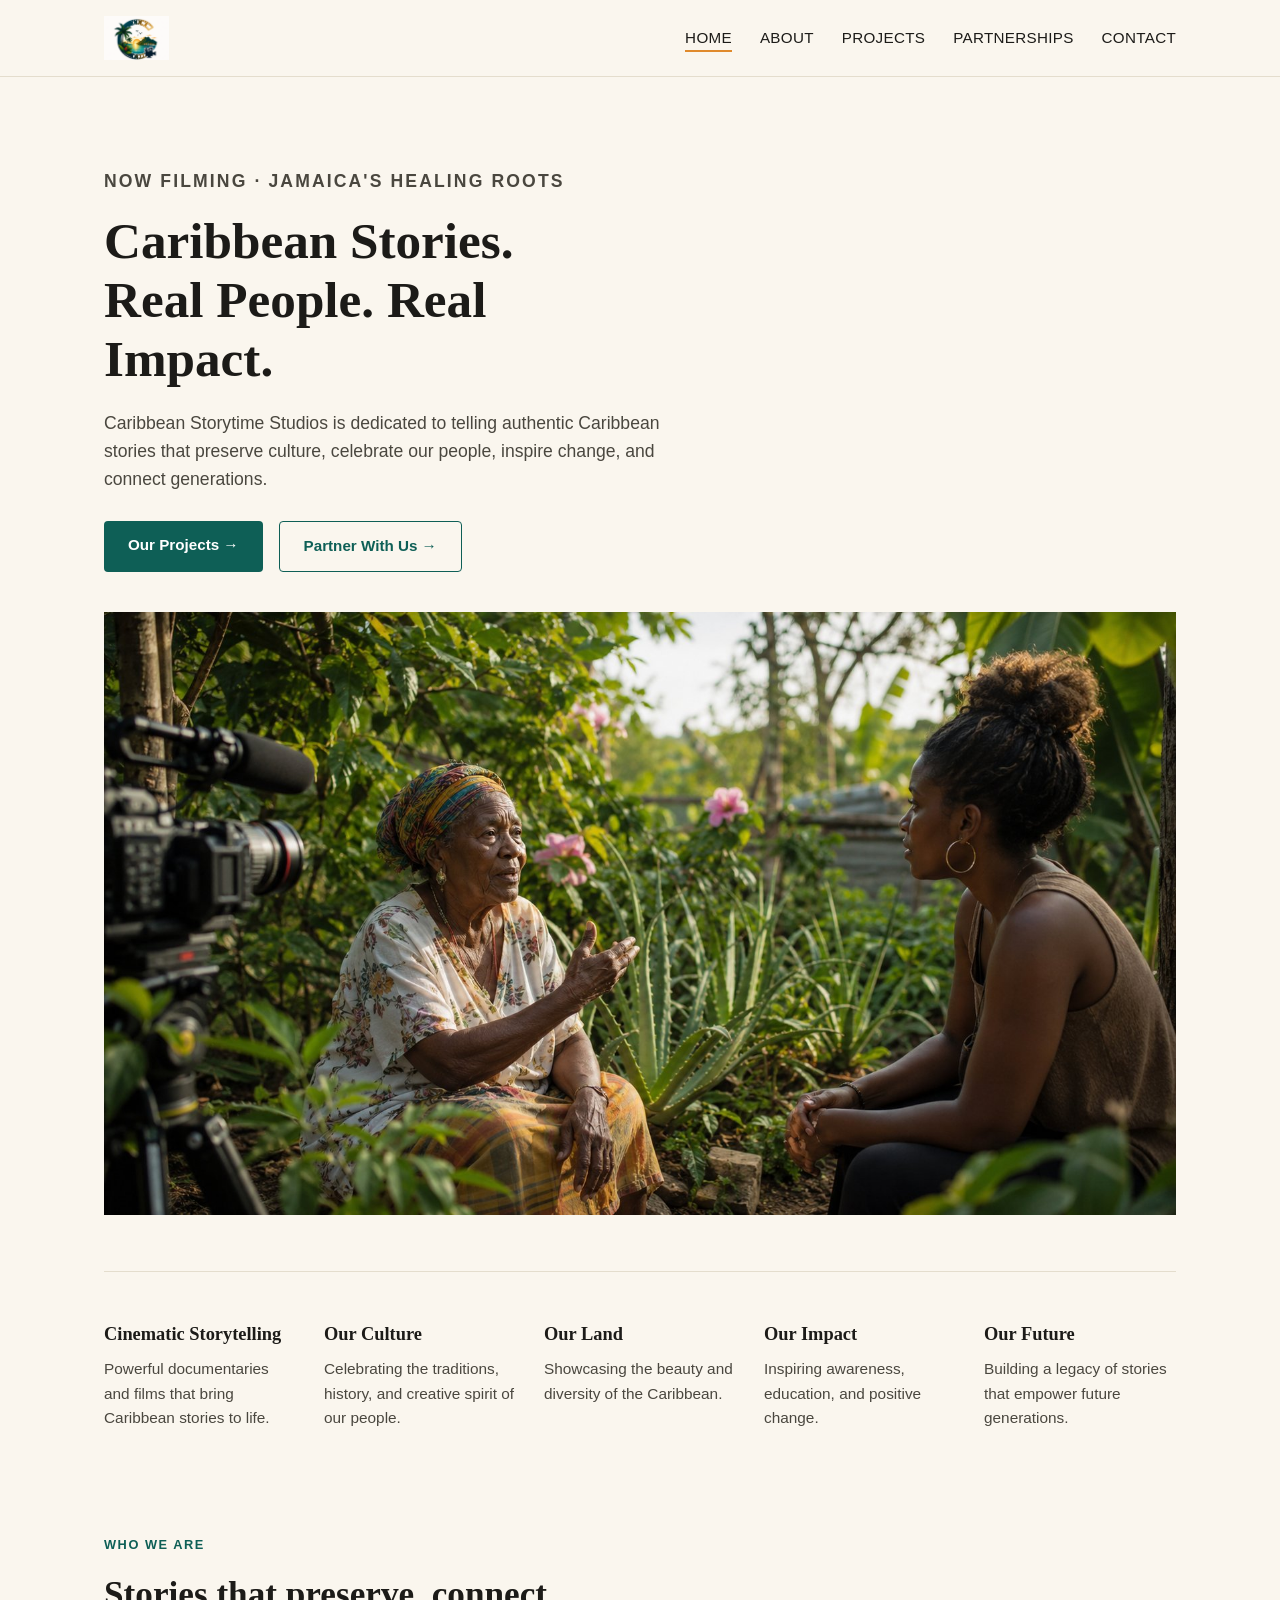
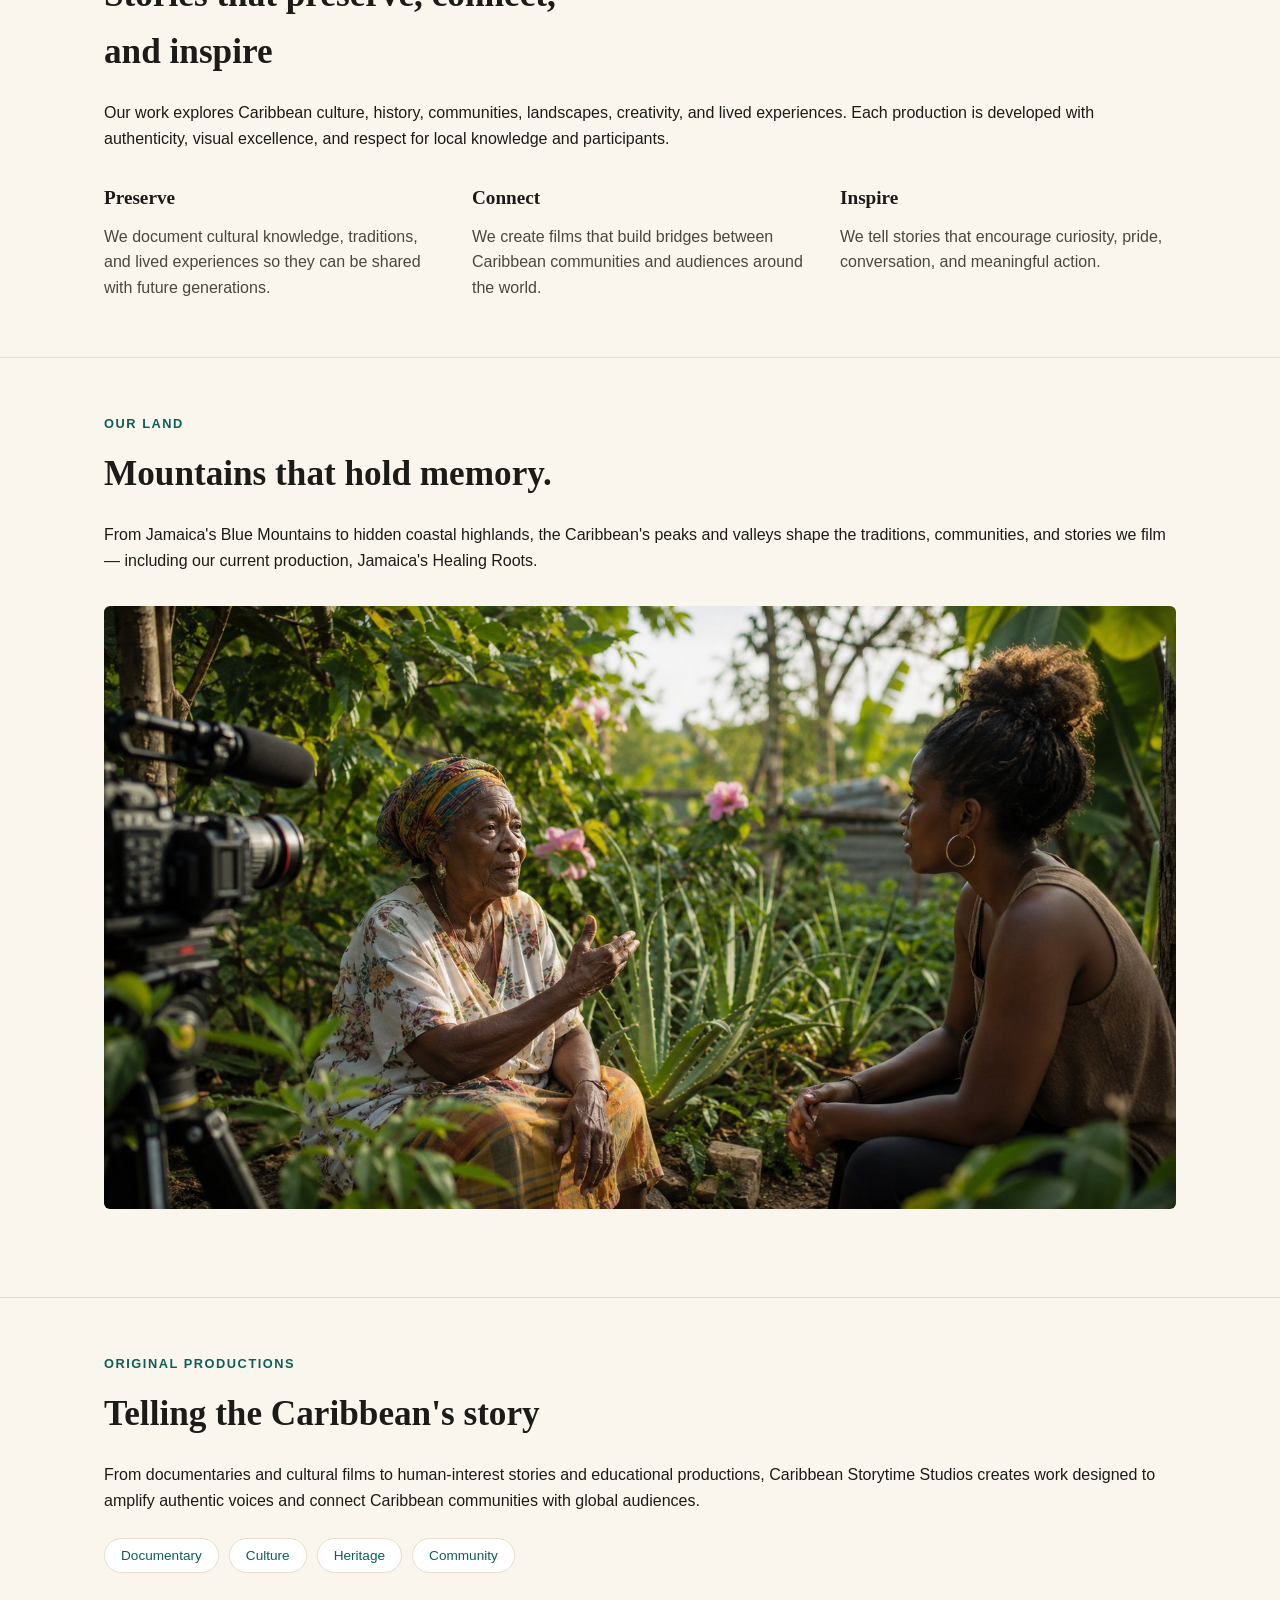
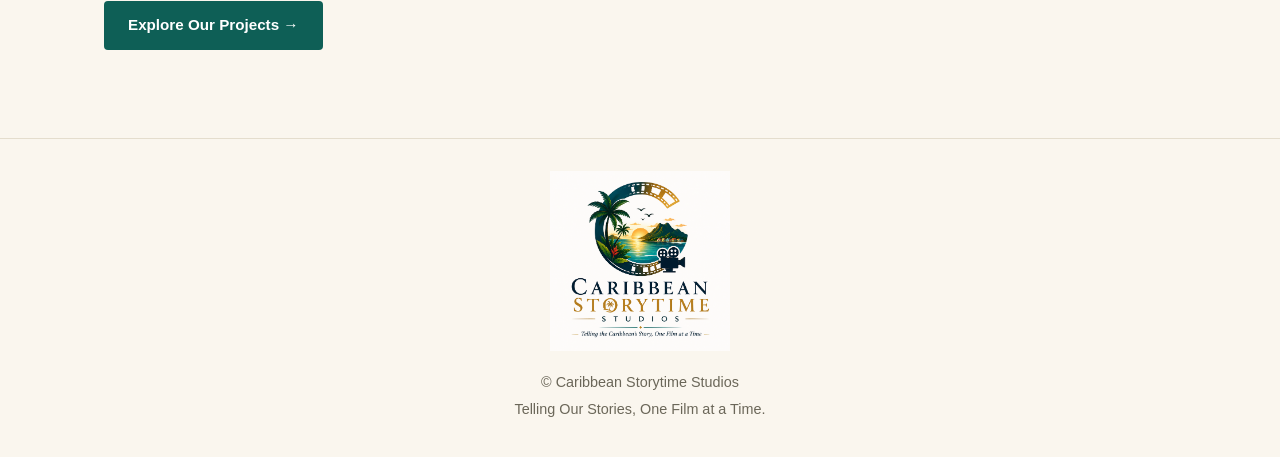
<file: index.html>
<!DOCTYPE html>
<html lang="en">
<head>
<meta charset="UTF-8">
<meta name="viewport" content="width=device-width, initial-scale=1">
<title>Caribbean Storytime Studios</title>
<meta name="description" content="Caribbean Storytime Studios creates cinematic documentaries and films rooted in Caribbean culture, heritage, people, and place.">
<meta property="og:title" content="Caribbean Storytime Studios">
<meta property="og:description" content="Authentic Caribbean stories that preserve culture, celebrate our people, inspire change, and connect generations.">
<meta property="og:image" content="voices-islands.jpg">
<meta property="og:type" content="website">
<link rel="stylesheet" href="styles.css">
</head>
<body>

<header class="site-header">
  <div class="wrap">
    <a class="logo" href="index.html"><img src="logo-mark.png" alt="Caribbean Storytime Studios logo"></a>
    <button class="nav-toggle" aria-label="Toggle menu" onclick="document.querySelector('.site-nav').classList.toggle('open')">☰</button>
    <nav class="site-nav">
      <ul>
        <li><a href="index.html" aria-current="page">Home</a></li>
        <li><a href="about.html">About</a></li>
        <li><a href="projects.html">Projects</a></li>
        <li><a href="partnerships.html">Partnerships</a></li>
        <li><a href="contact.html">Contact</a></li>
      </ul>
    </nav>
  </div>
</header>

<section class="hero">
  <div class="wrap">
    <p class="eyebrow">Now Filming · Jamaica's Healing Roots</p>
    <h1>Caribbean Stories. Real People. Real Impact.</h1>
    <p>Caribbean Storytime Studios is dedicated to telling authentic Caribbean stories that preserve culture, celebrate our people, inspire change, and connect generations.</p>
    <div class="button-row">
      <a class="btn btn-primary" href="projects.html">Our Projects →</a>
      <a class="btn btn-secondary" href="partnerships.html">Partner With Us →</a>
    </div>
    <img src="voices-islands.jpg" alt="Sunset over the coastal mountains of Jamaica's north coast" style="margin-top:40px;">
  </div>
</section>

<div class="wrap">
  <div class="feature-grid">
    <div>
      <h3>Cinematic Storytelling</h3>
      <p>Powerful documentaries and films that bring Caribbean stories to life.</p>
    </div>
    <div>
      <h3>Our Culture</h3>
      <p>Celebrating the traditions, history, and creative spirit of our people.</p>
    </div>
    <div>
      <h3>Our Land</h3>
      <p>Showcasing the beauty and diversity of the Caribbean.</p>
    </div>
    <div>
      <h3>Our Impact</h3>
      <p>Inspiring awareness, education, and positive change.</p>
    </div>
    <div>
      <h3>Our Future</h3>
      <p>Building a legacy of stories that empower future generations.</p>
    </div>
  </div>
</div>

<section class="section">
  <div class="wrap">
    <p class="section-label">Who we are</p>
    <h2>Stories that preserve, connect, and inspire</h2>
    <p>Our work explores Caribbean culture, history, communities, landscapes, creativity, and lived experiences. Each production is developed with authenticity, visual excellence, and respect for local knowledge and participants.</p>
    <div class="three-col">
      <div>
        <h3>Preserve</h3>
        <p>We document cultural knowledge, traditions, and lived experiences so they can be shared with future generations.</p>
      </div>
      <div>
        <h3>Connect</h3>
        <p>We create films that build bridges between Caribbean communities and audiences around the world.</p>
      </div>
      <div>
        <h3>Inspire</h3>
        <p>We tell stories that encourage curiosity, pride, conversation, and meaningful action.</p>
      </div>
    </div>
  </div>
</section>

<section class="section">
  <div class="wrap">
    <p class="section-label">Our Land</p>
    <h2>Mountains that hold memory.</h2>
    <p>From Jamaica's Blue Mountains to hidden coastal highlands, the Caribbean's peaks and valleys shape the traditions, communities, and stories we film — including our current production, Jamaica's Healing Roots.</p>
    <img src="voices-islands.jpg" alt="Misty sunrise over Jamaica's Blue Mountains">
  </div>
</section>

<section class="section">
  <div class="wrap">
    <p class="section-label">Original Productions</p>
    <h2>Telling the Caribbean's story</h2>
    <p>From documentaries and cultural films to human-interest stories and educational productions, Caribbean Storytime Studios creates work designed to amplify authentic voices and connect Caribbean communities with global audiences.</p>
    <div class="pill-row">
      <span class="pill">Documentary</span>
      <span class="pill">Culture</span>
      <span class="pill">Heritage</span>
      <span class="pill">Community</span>
    </div>
    <div class="button-row">
      <a class="btn btn-primary" href="projects.html">Explore Our Projects →</a>
    </div>
  </div>
</section>

<footer class="site-footer">
  <div class="wrap">
    <img src="logo.png" alt="Caribbean Storytime Studios" style="max-width:180px;margin:0 auto 20px;">
    <p>© Caribbean Storytime Studios</p>
    <p>Telling Our Stories, One Film at a Time.</p>
  </div>
</footer>

</body>
</html>
</file>
<file: styles.css>
/* Caribbean Storytime Studios — site stylesheet */

:root {
  --color-ink: #1c1b18;
  --color-cream: #faf6ee;
  --color-sea: #0e5f56;
  --color-sun: #e08a2c;
  --color-line: #e4ddcd;
  --font-display: Georgia, 'Times New Roman', serif;
  --font-body: -apple-system, BlinkMacSystemFont, 'Segoe UI', Helvetica, Arial, sans-serif;
  --max-width: 1120px;
}

* {
  box-sizing: border-box;
}

html {
  scroll-behavior: smooth;
}

body {
  margin: 0;
  font-family: var(--font-body);
  color: var(--color-ink);
  background: var(--color-cream);
  line-height: 1.6;
}

img {
  max-width: 100%;
  display: block;
}

a {
  color: inherit;
}

.wrap {
  max-width: var(--max-width);
  margin: 0 auto;
  padding: 0 24px;
}

/* Header */

.site-header {
  border-bottom: 1px solid var(--color-line);
  background: var(--color-cream);
  position: sticky;
  top: 0;
  z-index: 10;
}

.site-header .wrap {
  display: flex;
  align-items: center;
  justify-content: space-between;
  padding-top: 16px;
  padding-bottom: 16px;
}

.logo img {
  height: 44px;
  width: auto;
}

.nav-toggle {
  display: none;
  background: none;
  border: none;
  font-size: 1.5rem;
  cursor: pointer;
}

.site-nav ul {
  list-style: none;
  display: flex;
  gap: 28px;
  margin: 0;
  padding: 0;
}

.site-nav a {
  text-decoration: none;
  font-size: 0.95rem;
  letter-spacing: 0.02em;
  text-transform: uppercase;
  color: var(--color-ink);
  border-bottom: 2px solid transparent;
  padding-bottom: 4px;
  transition: border-color 0.2s ease;
}

.site-nav a:hover,
.site-nav a[aria-current="page"] {
  border-bottom-color: var(--color-sun);
}

@media (max-width: 720px) {
  .nav-toggle {
    display: block;
  }
  .site-nav {
    display: none;
    width: 100%;
  }
  .site-nav.open {
    display: block;
  }
  .site-header .wrap {
    flex-wrap: wrap;
  }
  .site-nav ul {
    flex-direction: column;
    gap: 0;
    padding: 16px 0;
  }
  .site-nav a {
    display: block;
    padding: 10px 0;
    border-bottom: 1px solid var(--color-line);
  }
}

/* Hero */

.hero {
  padding: 72px 0 56px;
}

.eyebrow {
  text-transform: uppercase;
  letter-spacing: 0.12em;
  font-size: 0.82rem;
  color: var(--color-sea);
  font-weight: 600;
}

.hero h1 {
  font-family: var(--font-display);
  font-size: clamp(2rem, 5vw, 3.2rem);
  line-height: 1.15;
  margin: 16px 0 20px;
  max-width: 20ch;
}

.hero p {
  max-width: 60ch;
  font-size: 1.1rem;
  color: #4a473f;
}

.button-row {
  display: flex;
  gap: 16px;
  flex-wrap: wrap;
  margin-top: 28px;
}

.btn {
  display: inline-block;
  text-decoration: none;
  padding: 12px 24px;
  border-radius: 4px;
  font-weight: 600;
  font-size: 0.95rem;
}

.btn-primary {
  background: var(--color-sea);
  color: #fff;
}

.btn-secondary {
  background: transparent;
  color: var(--color-sea);
  border: 1px solid var(--color-sea);
}

.btn-primary:hover {
  background: #0a4b44;
}

.btn-secondary:hover {
  background: rgba(14, 95, 86, 0.08);
}

/* Feature grid */

.feature-grid {
  display: grid;
  grid-template-columns: repeat(auto-fit, minmax(180px, 1fr));
  gap: 28px;
  padding: 48px 0;
  border-top: 1px solid var(--color-line);
}

.feature-grid h3 {
  font-family: var(--font-display);
  font-size: 1.15rem;
  margin: 0 0 8px;
}

.feature-grid p {
  margin: 0;
  color: #4a473f;
  font-size: 0.96rem;
}

/* Section */

.section {
  padding: 56px 0;
}

.section + .section {
  border-top: 1px solid var(--color-line);
}

.section-label {
  text-transform: uppercase;
  letter-spacing: 0.12em;
  font-size: 0.8rem;
  color: var(--color-sea);
  font-weight: 600;
  margin: 0 0 12px;
}

.section h2 {
  font-family: var(--font-display);
  font-size: clamp(1.6rem, 3.5vw, 2.2rem);
  margin: 0 0 20px;
  max-width: 26ch;
}

.section > p {
  max-width: 68ch;
  color: #4a473f;
}

.section img {
  border-radius: 6px;
  margin: 32px 0;
}

.three-col {
  display: grid;
  grid-template-columns: repeat(auto-fit, minmax(220px, 1fr));
  gap: 32px;
  margin-top: 32px;
}

.three-col h3 {
  font-family: var(--font-display);
  font-size: 1.2rem;
  margin: 0 0 10px;
}

.three-col p {
  margin: 0;
  color: #4a473f;
}

.pill-row {
  display: flex;
  gap: 10px;
  flex-wrap: wrap;
  margin-top: 24px;
}

.pill {
  background: #fff;
  border: 1px solid var(--color-line);
  border-radius: 999px;
  padding: 6px 16px;
  font-size: 0.85rem;
  color: var(--color-sea);
}

/* Cards (mission/vision/values, projects) */

.card-grid {
  display: grid;
  grid-template-columns: repeat(auto-fit, minmax(240px, 1fr));
  gap: 24px;
  margin: 32px 0;
}

.card {
  background: #fff;
  border: 1px solid var(--color-line);
  border-radius: 8px;
  padding: 24px;
}

.card h3,
.card strong.card-title {
  font-family: var(--font-display);
  font-size: 1.05rem;
  display: block;
  margin-bottom: 8px;
}

.card p {
  margin: 0;
  color: #4a473f;
  font-size: 0.96rem;
}

/* Contact / form pages */

.info-grid {
  display: grid;
  grid-template-columns: repeat(auto-fit, minmax(220px, 1fr));
  gap: 24px;
  margin: 32px 0 40px;
}

.info-item dt {
  text-transform: uppercase;
  letter-spacing: 0.08em;
  font-size: 0.78rem;
  color: var(--color-sea);
  font-weight: 600;
  margin-bottom: 6px;
}

.info-item dd {
  margin: 0;
  color: #4a473f;
}

.info-item a {
  text-decoration: none;
  color: var(--color-ink);
}

form {
  max-width: 620px;
  margin-top: 24px;
}

.field {
  margin-bottom: 20px;
}

.field label {
  display: block;
  font-size: 0.85rem;
  font-weight: 600;
  margin-bottom: 6px;
}

.field select,
.field textarea,
.field input {
  width: 100%;
  padding: 10px 12px;
  border: 1px solid var(--color-line);
  border-radius: 4px;
  font-family: var(--font-body);
  font-size: 0.95rem;
  background: #fff;
}

.field textarea {
  min-height: 120px;
  resize: vertical;
}

.callout {
  background: #fff;
  border: 1px solid var(--color-line);
  border-radius: 8px;
  padding: 24px;
  margin: 32px 0;
}

.callout h3 {
  font-family: var(--font-display);
  margin: 0 0 8px;
}

.callout p {
  margin: 0 0 16px;
  color: #4a473f;
}

/* Footer */

.site-footer {
  border-top: 1px solid var(--color-line);
  padding: 32px 0;
  margin-top: 32px;
  text-align: center;
  color: #6b6759;
  font-size: 0.9rem;
}

.site-footer p {
  margin: 4px 0;
}
</file>
